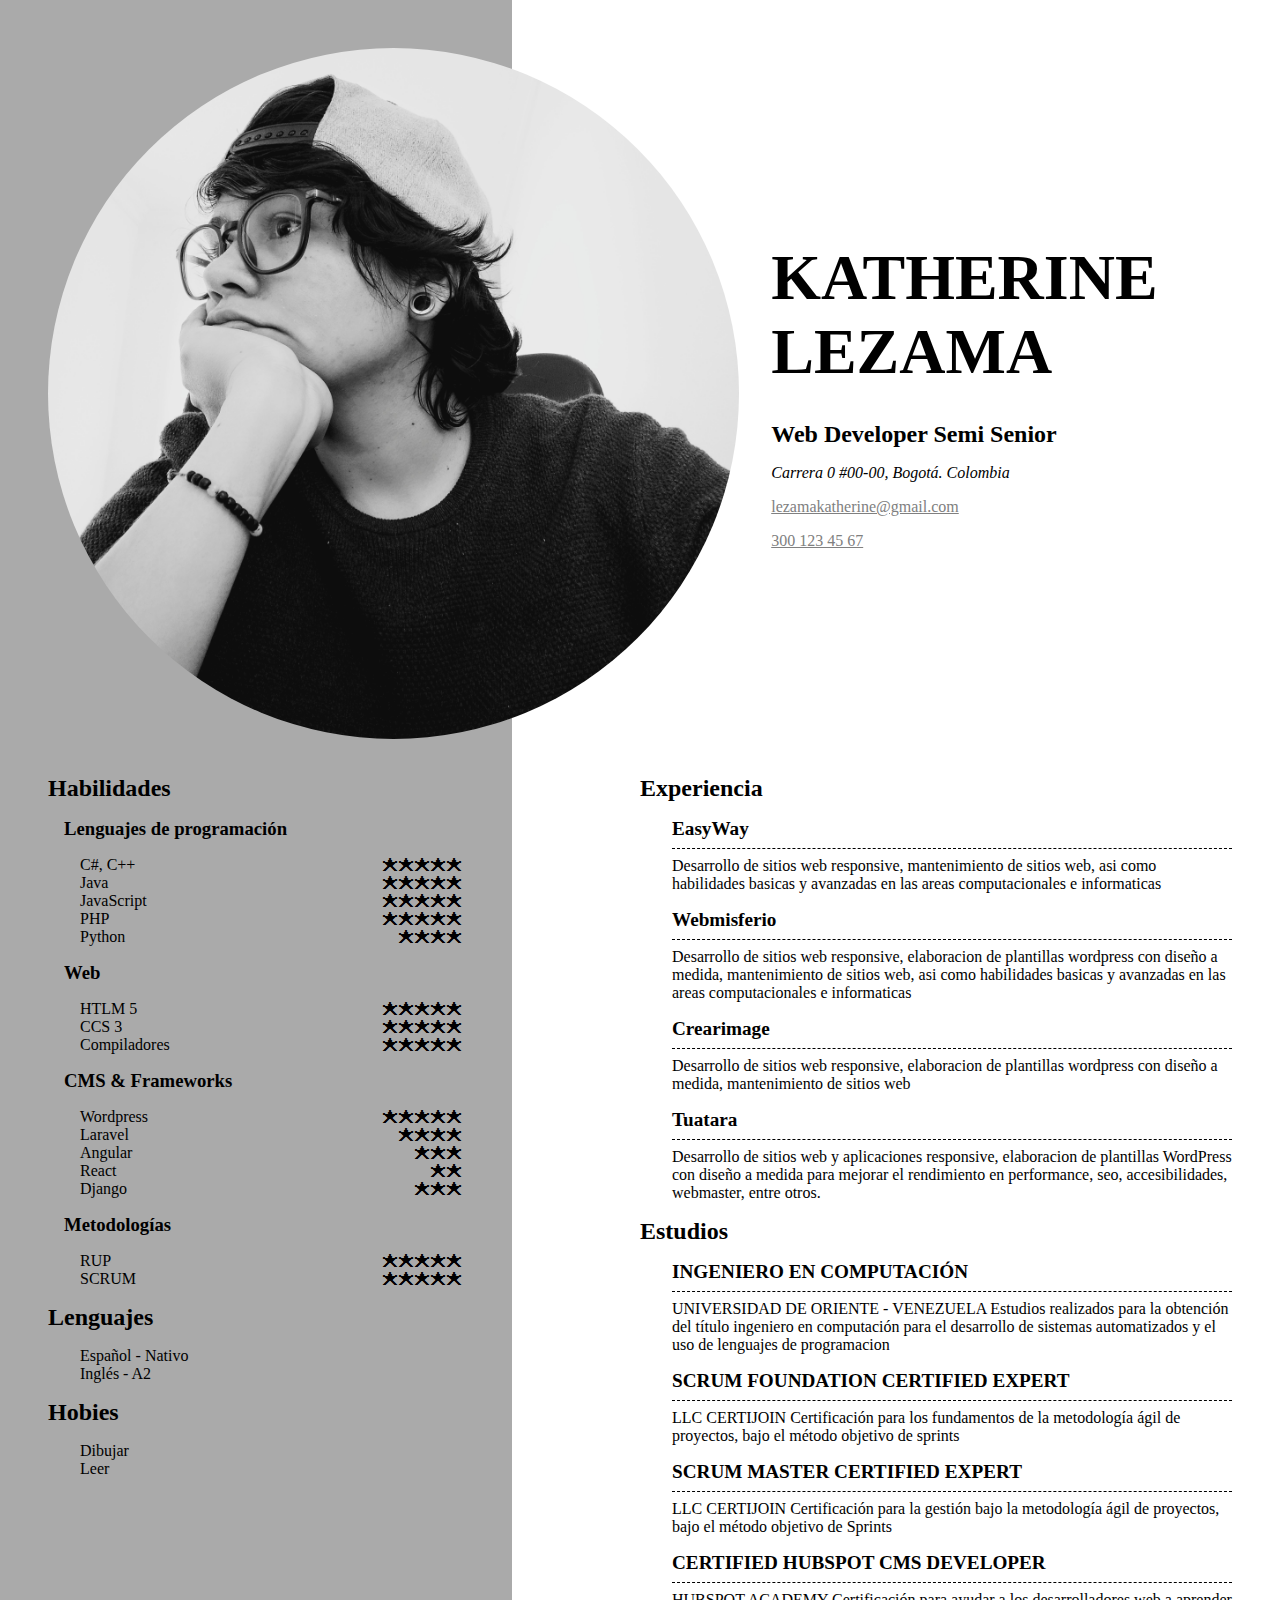
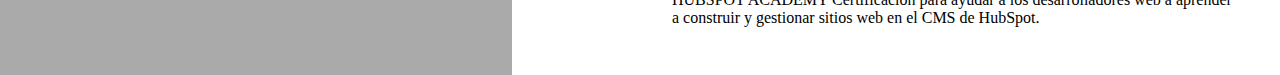
<file: hoja-de-vida/index.html>
<!DOCTYPE html>
<html>
<head>
    <meta charset="utf-8" />
    <title>Curriculum Vitae de Bruce Wayne</title>
    <meta name="viewport" content="width=device-width, initial-scale=1">
</head>
<link rel="stylesheet" href="styles.css" />
<body>
<div class="cv">
    <section class="header">
        <div class="photo">
            <div class="image">
                <img src="images/katherine-lezama.jpg" />
            </div>
        </div>
        <div class="info">
            <h1>Katherine Lezama</h1>
            <h2>Web Developer Semi Senior</h2>
            <address>
                Carrera 0 #00-00, Bogotá. Colombia
            </address>
            <a href="mailto:lezamakatherine@gmail.com">lezamakatherine@gmail.com</a>
            <a href="tel:+573001234567">300 123 45 67</a>
        </div>
    </section>
    <section class="content">
        <div class="info-container">
            <div class="info">
                <h2>Habilidades</h2>
                <h3>Lenguajes de programación</h3>
                <ul class="list-with-stars">
                    <li>C#, C++ <span>&#128970;&#128970;&#128970;&#128970;&#128970;</span></li>
                    <li>Java <span>&#128970;&#128970;&#128970;&#128970;&#128970;</span></li>
                    <li>JavaScript <span>&#128970;&#128970;&#128970;&#128970;&#128970;</span></li>
                    <li>PHP <span>&#128970;&#128970;&#128970;&#128970;&#128970;</span></li>
                    <li>Python <span>&#128970;&#128970;&#128970;&#128970;</span></li>
                </ul>
                <h3>Web</h3>
                <ul class="list-with-stars">
                    <li>HTLM 5 <span>&#128970;&#128970;&#128970;&#128970;&#128970;</span></li>
                    <li>CCS 3 <span>&#128970;&#128970;&#128970;&#128970;&#128970;</span></li>
                    <li>Compiladores<span>&#128970;&#128970;&#128970;&#128970;&#128970;</span></li>
                </ul>
                <h3>CMS & Frameworks</h3>
                <ul class="list-with-stars">
                    <li>Wordpress <span>&#128970;&#128970;&#128970;&#128970;&#128970;</span></li>
                    <li>Laravel <span>&#128970;&#128970;&#128970;&#128970;</span></li>
                    <li>Angular <span>&#128970;&#128970;&#128970;</span></li>
                    <li>React <span>&#128970;&#128970;</span></li>
                    <li>Django <span>&#128970;&#128970;&#128970;</span></li>
                </ul>
                <h3>Metodologías</h3>
                <ul class="list-with-stars">
                    <li>RUP <span>&#128970;&#128970;&#128970;&#128970;&#128970;</span></li>
                    <li>SCRUM <span>&#128970;&#128970;&#128970;&#128970;&#128970;</span></li>
                </ul>
            </div>
            <div class="info">
                <h2>Lenguajes</h2>
                <ul>
                    <li>Español - Nativo</li>
                    <li>Inglés - A2</li>
                </ul>
            </div>
            <div class="info">
                <h2>Hobies</h2>
                <ul>
                    <li>Dibujar</li>
                    <li>Leer</li>
                </ul>
            </div>
        </div>
        <div class="study">
            <div class="info">
                <h2>Experiencia</h2>
                <ul>
                    <li><strong>EasyWay</strong>
                    <p>Desarrollo de sitios web responsive, mantenimiento de sitios web, asi como
                        habilidades basicas y avanzadas en las areas computacionales e informaticas</p></li>
                    <li><strong>Webmisferio</strong>
                    <p>Desarrollo de sitios web responsive, elaboracion de plantillas wordpress con
                        diseño a medida, mantenimiento de sitios web, asi como habilidades basicas
                        y avanzadas en las areas computacionales e informaticas</p></li>
                    <li><strong>Crearimage</strong>
                    <p>Desarrollo de sitios web responsive, elaboracion de plantillas wordpress con
                        diseño a medida, mantenimiento de sitios web</p></li>
                    <li><strong>Tuatara</strong>
                    <p>Desarrollo de sitios web y aplicaciones responsive, elaboracion de plantillas WordPress con
                        diseño a medida para mejorar el rendimiento en performance, seo,
                        accesibilidades, webmaster, entre otros.</p></li>
                </ul>
            </div>
            <div class="info">
                <h2>Estudios</h2>
                <ul>
                    <li><strong>INGENIERO EN COMPUTACIÓN</strong>
                    <p>UNIVERSIDAD DE ORIENTE - VENEZUELA
                        Estudios realizados para la obtención del título ingeniero en computación
                        para el desarrollo de sistemas automatizados y el uso de lenguajes de
                        programacion</p></li>
                    <li><strong>SCRUM FOUNDATION CERTIFIED EXPERT</strong>
                    <p>LLC CERTIJOIN
                        Certificación para los fundamentos de la metodología ágil de proyectos,
                        bajo el método objetivo de sprints</p></li>
                    <li><strong>SCRUM MASTER CERTIFIED EXPERT</strong>
                    <p>LLC CERTIJOIN
                        Certificación para la gestión bajo la metodología ágil de proyectos, bajo el
                        método objetivo de Sprints
                    </p></li>
                    <li><strong>CERTIFIED HUBSPOT CMS DEVELOPER</strong>
                    <p>HUBSPOT ACADEMY
                        Certificación para ayudar a los desarrolladores web a aprender a construir
                        y gestionar sitios web en el CMS de HubSpot.</p></li>
                </ul>
            </div>
        </div>
    </section>
</div>
</body>
</html>
</file>
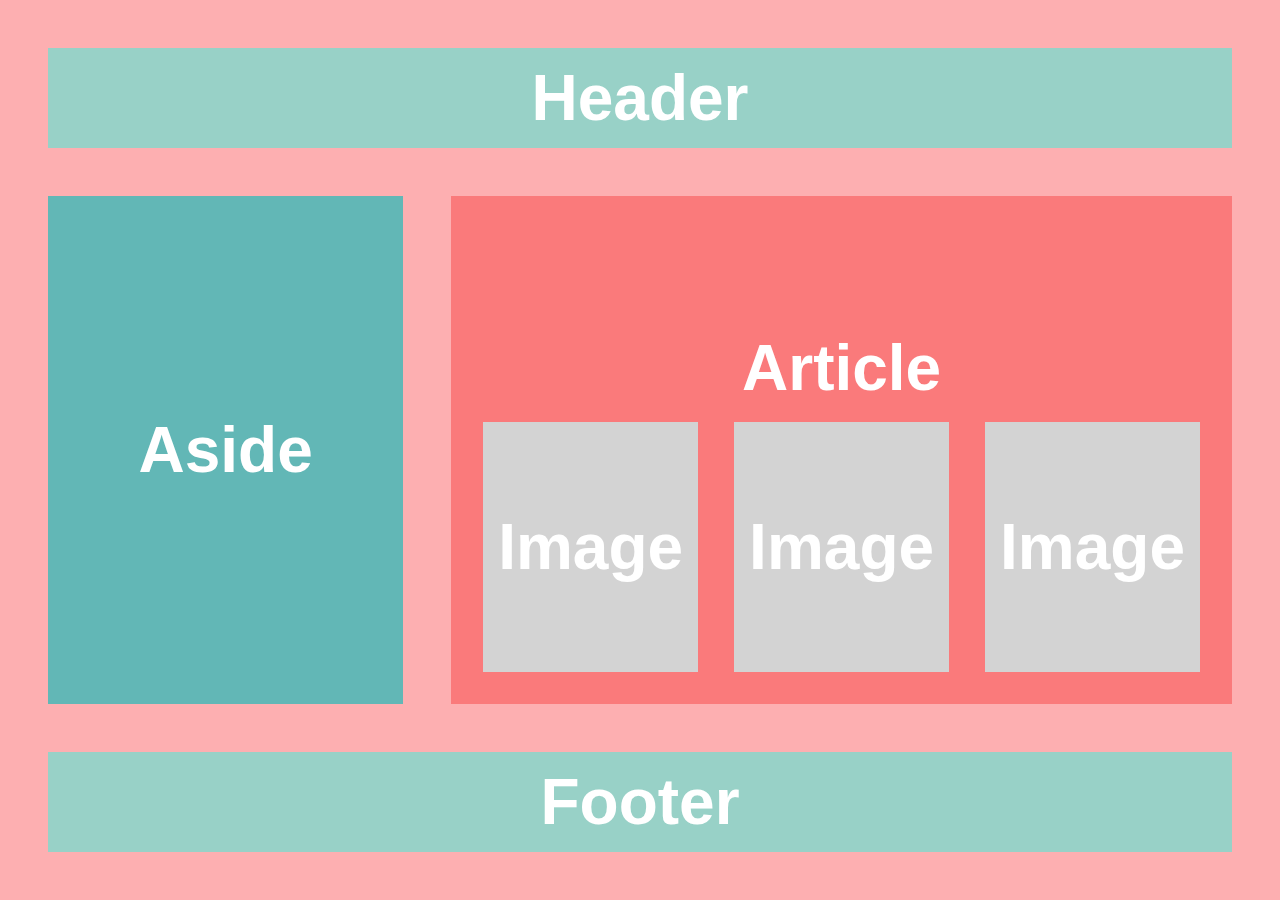
<file: JSFS-CSS-lab-intro/index.html>
<!DOCTYPE html>
<html>
  <head>
    <meta charset="utf-8" />
    <title>Curriculum Vitae de Bruce Wayne</title>
  </head>
  <link rel="stylesheet" href="styles.css" />
  <body>
  <header>Header</header>
  <div class="content">
    <aside>Aside</aside>
    <section class="articles">
      <div class="container">
        <h1>Article</h1>
        <div class="images">
          <div class="imagen">Image</div>
          <div class="imagen">Image</div>
          <div class="imagen">Image</div>
        </div>
      </div>
    </section>
  </div>
  <footer>Footer</footer>
  </body>
</html>
</file>
<file: hoja-de-vida/styles.css>
* {
    font-family: Consolas;
    margin: 0;
    padding: 0;
}
body {
    position: relative;
    padding: 3rem;
}
body:before {
    content: '';
    width: 40vw;
    min-height: 100vh;
    height: 100%;
    position: absolute;
    left: 0;
    top: 0;
    background-color: #aaa;
    z-index: -1;
}
img {
    max-width: 100%;
    height: auto;
}
ul {
    list-style: none;
    padding-left: 0;
}
ul.list-with-stars li {
    display: flex;
    justify-content: space-between;
}
h1 {
    font-size: 4rem;
    font-weight: bold;
    text-transform: uppercase;
    margin-bottom: 2rem;
}
address {
    font-size: 1rem;
}
.header {
    width: 100%;
    display: flex;
    align-items: center;
    justify-content: space-between;
}
.header h2 {
    margin-bottom: 1rem;
}
.photo {
    width: 60%;
}
.photo img {
    border-radius: 50%;
}
.info {
    width: 40%;
    padding-left: 2rem;
}
.info a {
    color: gray;
    display: block;
    margin-top: 1rem;
}
.info:not(:first-child) h2 {
    margin-top: 1rem;
}
.info h3 {
    padding-left: 1rem;
    margin-top: 1rem;
}
.info ul {
    padding-left: 2rem;
    margin-top: 1rem;
}
.content {
    width: 100%;
    display: flex;
    justify-content: space-between;
    margin-top: 2rem;
}
.info-container {
    width: 35%;
}
.study {
    width: 50%;
}
.info-container .info, .study .info {
    width: 100%;
    padding-left: 0;
}
.study li {
    margin-top: 1rem;
}
.study strong {
    font-size: 1.2rem;
    display: block;
    padding-bottom: 0.5rem;
    border-bottom: 1px dashed black;
    margin-bottom: 0.5rem;
}
@media (max-width: 991px) {
    .study {
        width: 58%;
    }
}
@media (max-width: 767px) {
    body {
        padding: 1rem;
    }
    h1 {
        font-size: 3rem;
    }
    body:before {
        content: '';
        width: 100vw;
        height: 150px;
        min-height: 0;
    }
    .photo {
        margin-left: auto;
        margin-right: auto;
    }
    .header {
        text-align: center;
    }
    .content, .header {
        display: block;
    }
    .study {
        margin-top: 2rem;
    }
    .info-container, .study, .info {
        width: 100%;
        padding-left: 0;
    }
}
</file>
<file: JSFS-CSS-lab-intro/styles.css>
body {
    font-family: Arial;
    background-color: #fdafb1;
    margin: 0;
    padding: 3rem;
}
h1 {
    font-size: 4rem;
    width: 100%;
    height: 3rem;
    color: #ffffff;
    text-align: center;
}
header, footer {
    font-size: 4rem;
    font-weight: bold;
    width: 100%;
    color: #ffffff;
    background-color: #98d1c7;
    line-height: 100px;
    text-align: center;
}
aside {
    font-size: 4rem;
    font-weight: bold;
    width: 30%;
    display: flex;
    align-items: center;
    justify-content: center;
    color: #ffffff;
    background-color: #62b7b6;
}
.content {
    padding: 3rem 0;
    display: flex;
    flex-wrap: wrap;
    justify-content: space-between;
}
.articles {
    width: calc(70% - 3rem);
    height: calc(100vh - 200px - 12rem);
    display: flex;
    align-items: flex-end;
    background-color: #fa7a7b;
}
.container {
    width: 100%;
    padding: 2rem;
}
.images {
    width: 100%;
    display: flex;
    flex-wrap: wrap;
    justify-content: space-between;
}
.imagen{
    font-size: 4rem;
    font-weight: bold;
    width: calc(100% / 3 - 1.5rem);
    display: flex;
    align-items: center;
    justify-content: center;
    line-height: 250px;
    background-color: LightGray;
    color: white;
    text-align: center;
}
</file>
